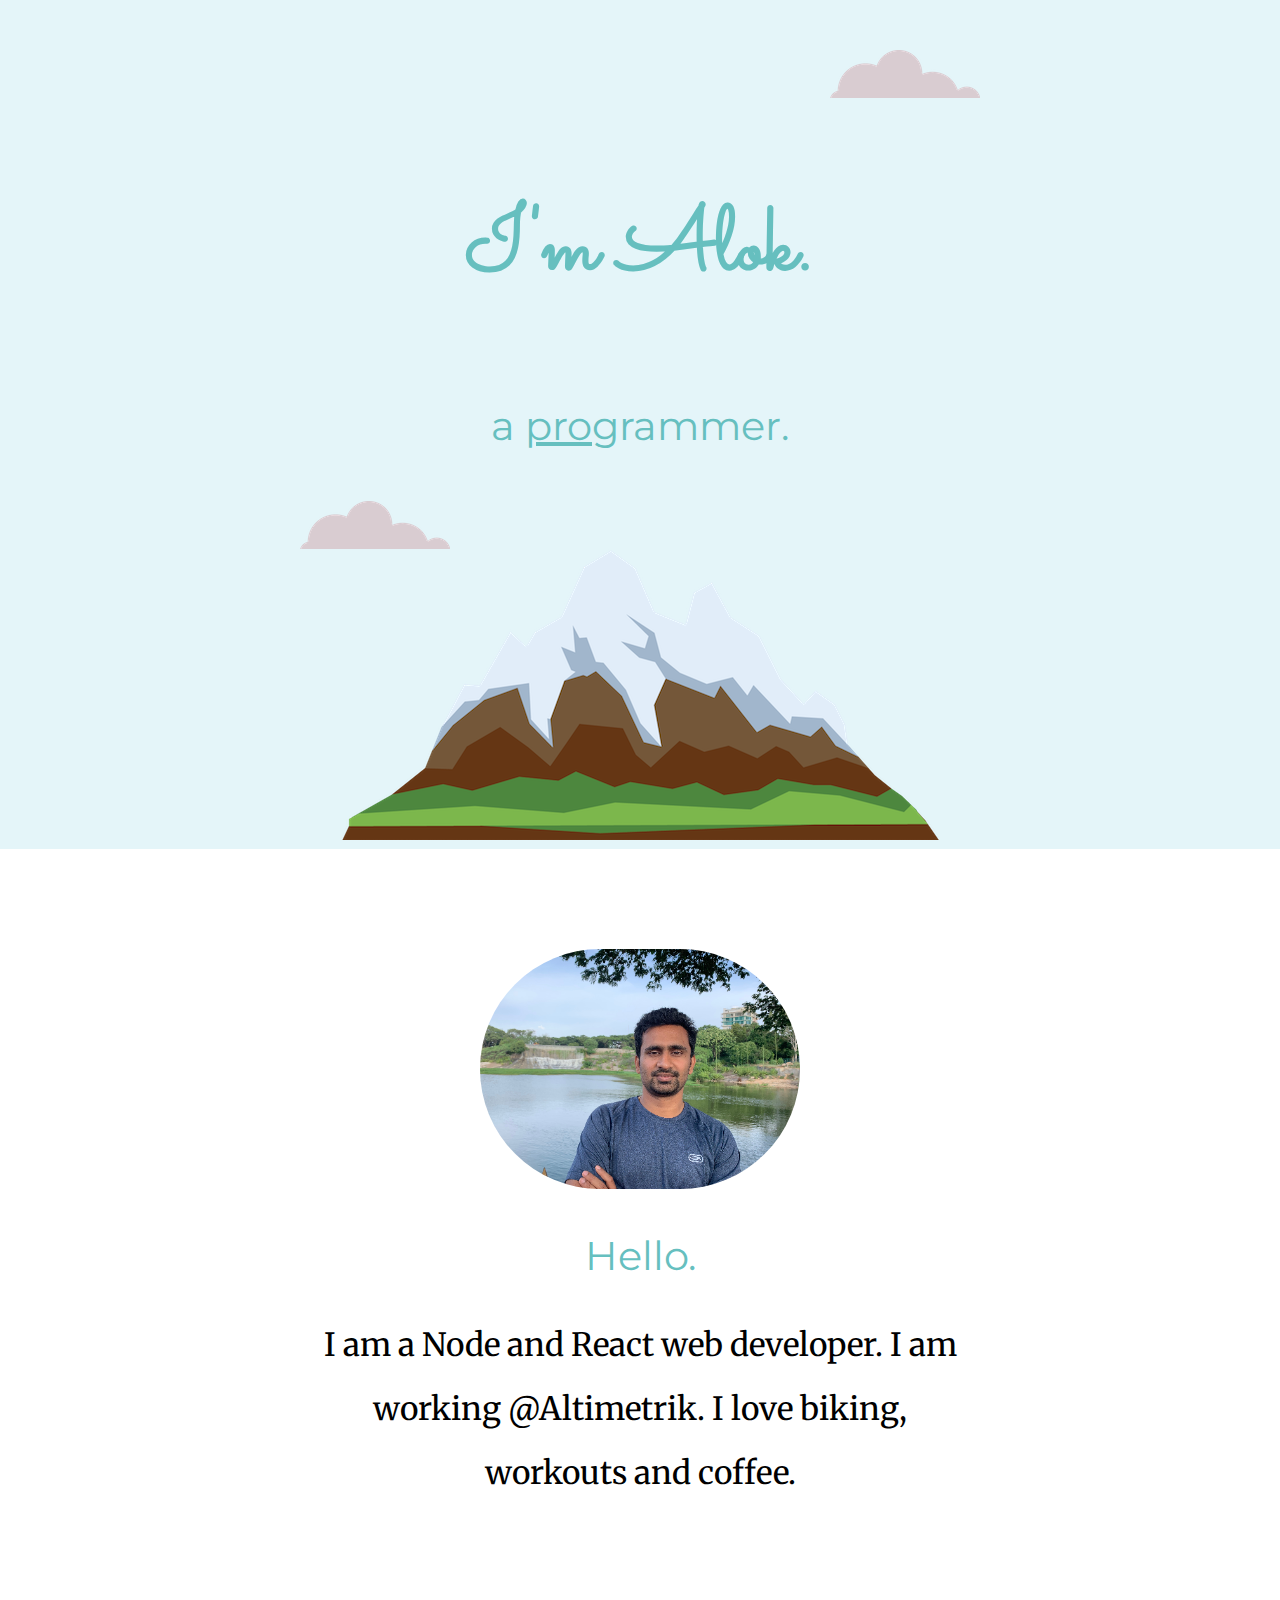
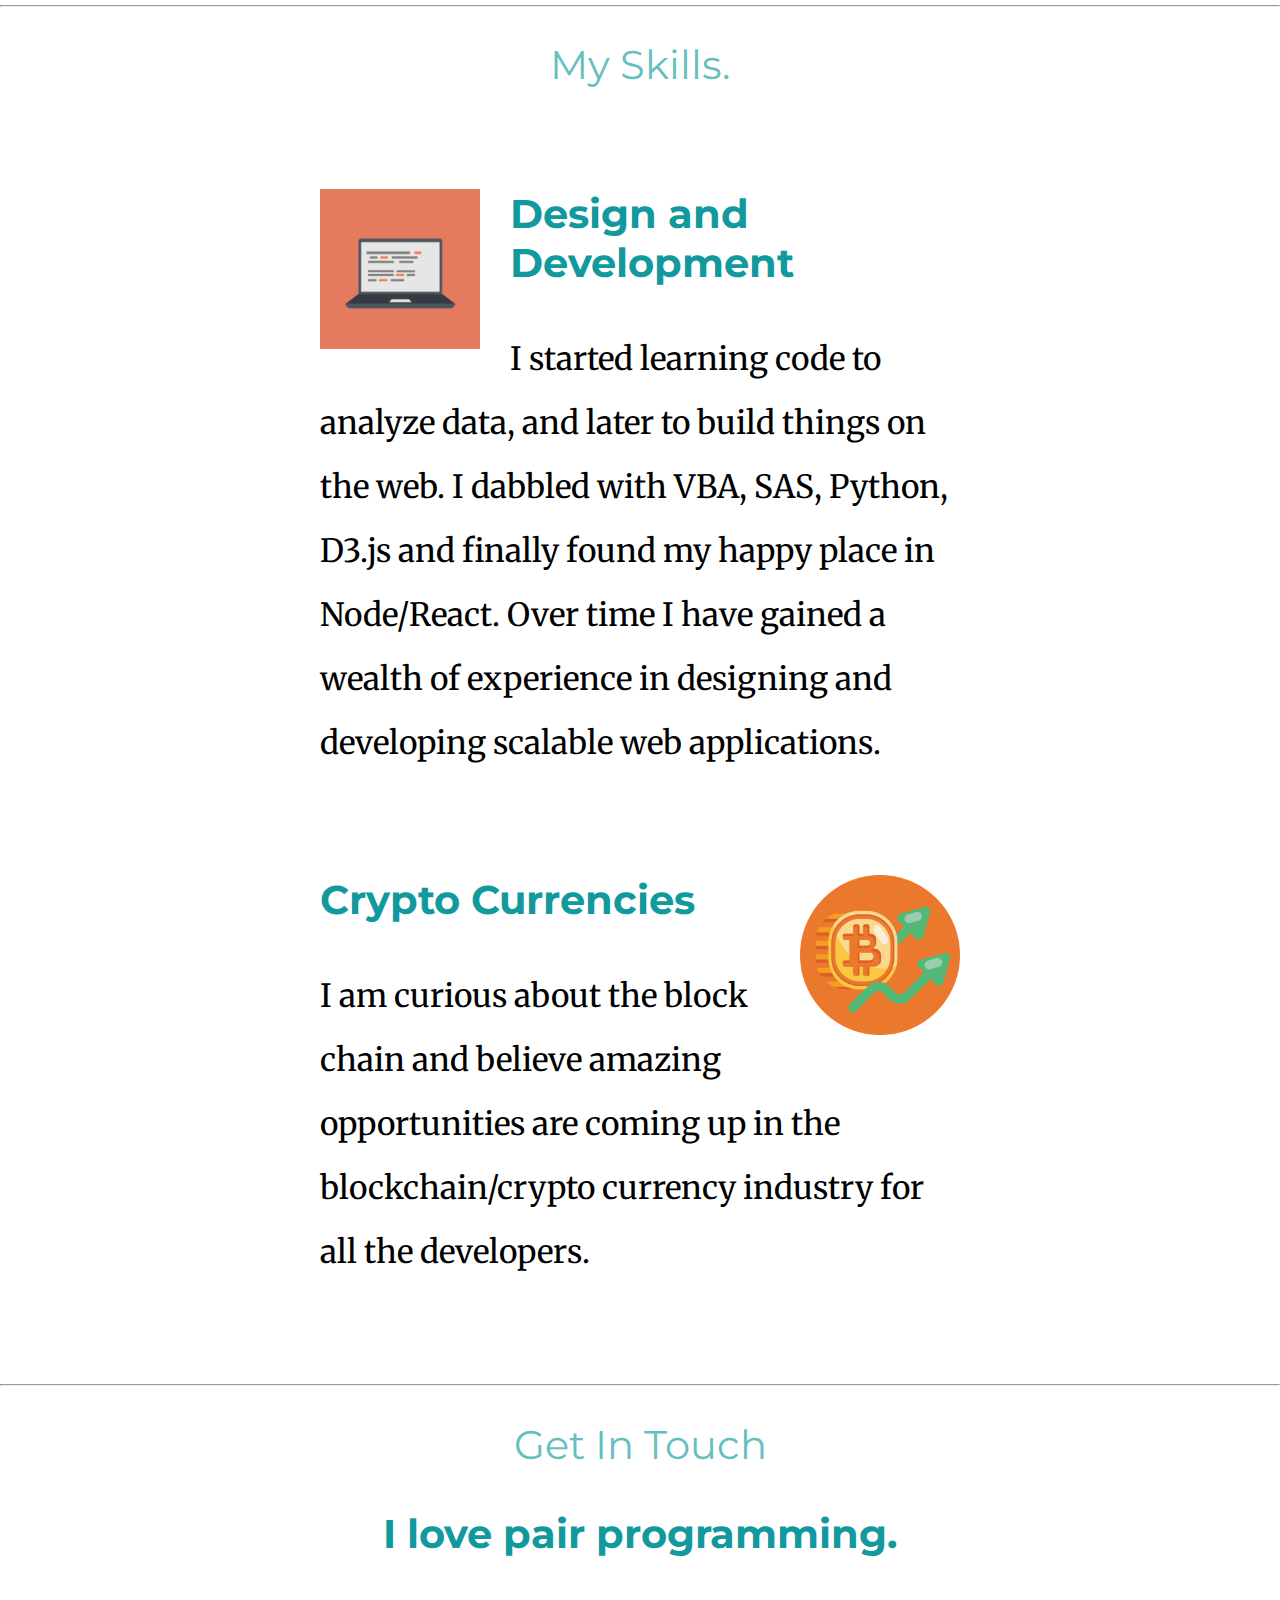
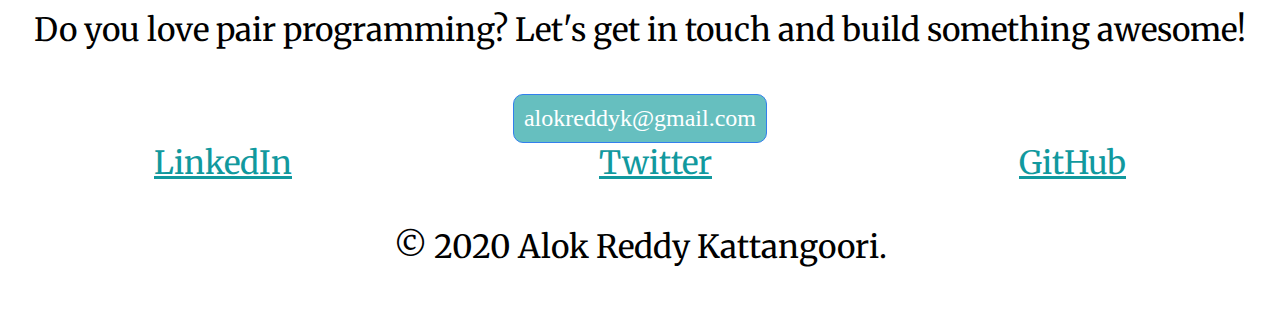
<file: index.html>
<!DOCTYPE html>
<html lang="en">

<head>
    <meta charset="UTF-8">
    <meta name="viewport" content="width=device-width, initial-scale=1.0">
    <title>Alok</title>
    <link rel="stylesheet" type="text/css" href="css/styles.css">
    <link rel="shortcut icon" href="favicon.ico" type="image/x-icon">
    <link href="https://fonts.googleapis.com/css2?family=Merriweather&family=Montserrat&family=Sacramento&display=swap"
        rel="stylesheet">

</head>

<body>
    <div class="top-container">
        <img class="top-cloud" src="images/cloud.png" alt="cloud-img">
        <h1>I'm Alok.</h1>
        <h2>a <span class="underline">pro</span>grammer.</h2>
        <img class="bottom-cloud" src="images/cloud.png" alt="cloud-img">
        <img src="images/mountain.png" alt="mountain-img">
    </div>
    <div class="middle-container">
        <div class="profile">
            <img src="./images/alok.png" alt="alok's profile image">
            <h2>Hello.</h2>
            <p>I am a Node and React web developer. I am working @Altimetrik. I love
                biking, workouts and coffee.</p>
        </div>
        <hr>
        <div class="skills">
            <h2>My Skills.</h2>
            <div class="skill-row">
                <img class="computer-img" src="./images/computer.png" alt="computer image">
                <h3>Design and Development</h3>
                <p>I started learning code to analyze data, and later to build things on the web. I dabbled with VBA,
                    SAS, Python, D3.js and finally found my happy place in Node/React. Over time I have gained a
                    wealth of experience in designing and developing scalable web applications.</p>
            </div>
            <div class="skill-row">
                <img class="chilli-img" src="./images/cryptocurrencies-growing-up.png" alt="chillies image for skills">
                <h3>Crypto Currencies</h3>
                <p>I am curious about the block chain and believe amazing opportunities are coming
                    up in the blockchain/crypto currency industry for all the developers.</p>
            </div>
        </div>
        <hr>
        <div class="contact-me">
            <h2>Get In Touch</h2>
            <h3>I love pair programming.</h3>
            <p>Do you love pair programming? Let's get in touch and build something awesome!</p>
            <a class="btn" href="mailto:alokreddyk@gmail.com">alokreddyk@gmail.com</a>
        </div>
    </div>


    <div class="bottom-container">
        <a class="footer-link" href="https://www.linkedin.com/in/alokreddy/">LinkedIn</a>
        <a class="footer-link" href="https://twitter.com/alokreddyk">Twitter</a>
        <a class="footer-link" href="https://github.com/alokreddy">GitHub</a>
        <p class="copyright-message">© 2020 Alok Reddy Kattangoori.</p>
    </div>
</body>

</html>
</file>
<file: css/styles.css>
body {
    margin: 0;
    text-align: center;
    font-family: 'Merriweather', serif;
    font-size: 2em;
}


h1{
    font-size: 5.625rem;
    margin-top: 50px auto 0 auto;
    font-family: 'Sacramento', cursive;
    color: #66BFBF;
    line-height: 2;
}

h2 {
    font-family: 'Montserrat', sans-serif;
    font-size: 2.5rem;
    color: #66BFBF;
    font-weight: normal;
}

h3 {
    font-family: 'Montserrat', sans-serif;
    font-size: 2.5rem;
    color:#11999E;
}

p {
    line-height: 2;
}

a{
    color: #11999E;
}

/* class selectors */
.top-container{
    background-color: #E4F5F9;
    position: relative;
    padding-top: 100px;
}

.middle-container {
}

.bottom-container {
}

.footer-link{
    padding: 150px;
    margin-top: 30px
}
.top-cloud {
    position: absolute;
    right: 300px;
    top: 50px
}

.underline {
    text-decoration: underline;
}

.profile {
    width: 50%;
    margin: 100px auto 100px auto;
}

.bottom-cloud {
    position: absolute;
    left: 300px;
    bottom: 300px
}

.skill-row{
    width: 50%;
    margin: 100px auto 100px auto;
    text-align: left;
}

.chilli-img {
    width: 25%;
    float: right;
    margin-left: 30px;
}

.computer-img{
    width: 25%;
    float: left;
    margin-right: 30px;
}

.btn {
    -webkit-border-radius: 10px;
    -moz-border-radius: 10px;
    border-radius: 10px;
    color: #FFFFFF;
    font-family: Open Sans;
    font-size: 1.5rem;
    font-weight: 2rem;
    padding: 10px;
    background-color: #66BFBF;
    border: solid #337FED 1px;
    text-decoration: none;
    display: inline-block;
    cursor: pointer;
    text-align: center;
 }
 
 .btn:hover {
    border: solid #337FED 1px;
    background: #1E62D0;
    background-image: -webkit-linear-gradient(top, #1E62D0, #3D94F6);
    background-image: -moz-linear-gradient(top, #1E62D0, #3D94F6);
    background-image: -ms-linear-gradient(top, #1E62D0, #3D94F6);
    background-image: -o-linear-gradient(top, #1E62D0, #3D94F6);
    background-image: -webkit-gradient(to bottom, #1E62D0, #3D94F6);
    -webkit-border-radius: 10px;
    -moz-border-radius: 10px;
    border-radius: 10px;
    text-decoration: none;
 }
</file>
